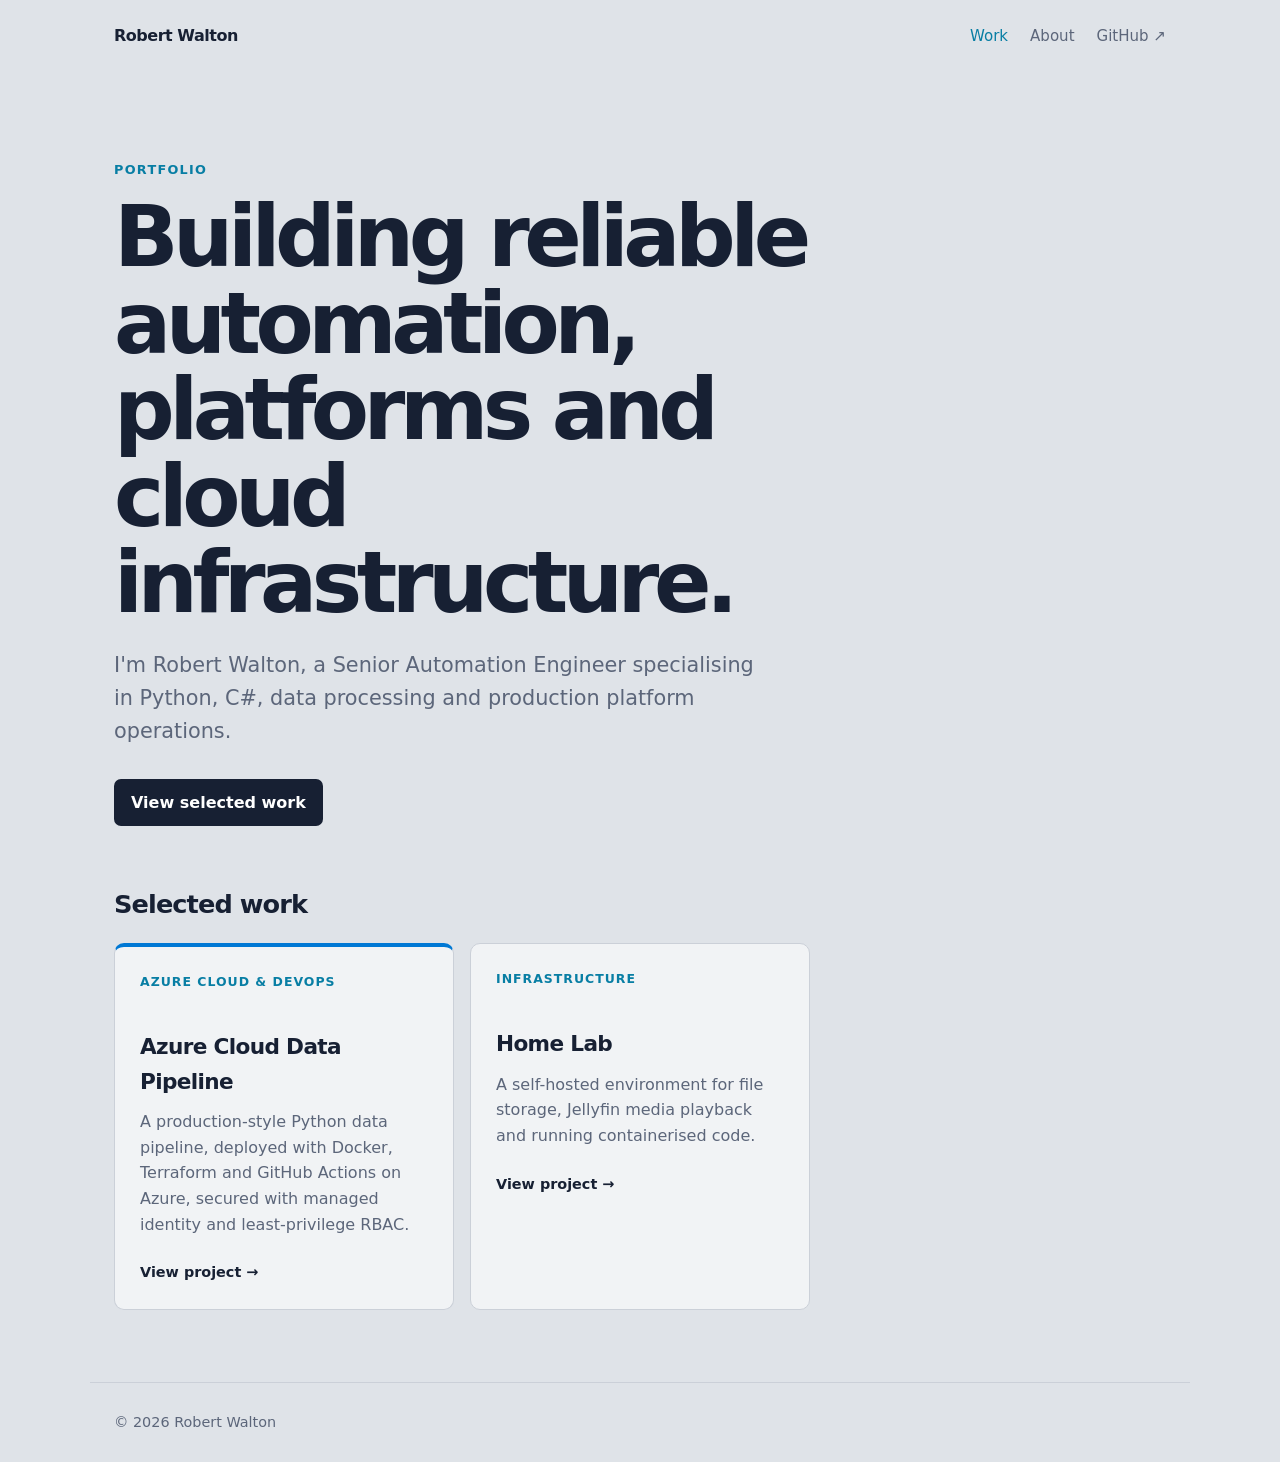
<file: index.html>
<!doctype html>
<html lang="en">
<head>
  <meta charset="utf-8">
  <meta name="viewport" content="width=device-width, initial-scale=1">
  <meta name="description" content="Robert Walton's portfolio: software, security, data and cloud projects.">
  <title>Robert Walton — Portfolio</title>
  <link rel="stylesheet" href="styles.css">
</head>
<body>
  <header class="site-header">
    <a class="brand" href="index.html">Robert Walton</a>
    <nav class="site-nav" aria-label="Primary navigation">
      <a href="#work" aria-current="page">Work</a>
      <a href="about.html">About</a>
      <a href="https://github.com/RobWalton1" target="_blank" rel="noreferrer">GitHub ↗</a>
    </nav>
  </header>
  <main>
    <section class="hero">
      <p class="eyebrow">Portfolio</p>
      <h1>Building reliable automation, platforms and cloud infrastructure.</h1>
      <p class="lead">I'm Robert Walton, a Senior Automation Engineer specialising in Python, C#, data processing and production platform operations.</p>
      <a class="button" href="#work">View selected work</a>
    </section>
    <section class="content" id="work" aria-labelledby="work-title">
      <div class="section-heading"><h2 id="work-title">Selected work</h2></div>
      <div class="project-grid">
        <a class="project-card project-card--azure" href="azure.html">
          <span class="project-type">Azure cloud &amp; DevOps</span>
          <h3>Azure Cloud Data Pipeline</h3>
          <p>A production-style Python data pipeline, deployed with Docker, Terraform and GitHub Actions on Azure, secured with managed identity and least-privilege RBAC.</p>
          <span class="project-link">View project →</span>
        </a>
        <a class="project-card" href="homelab.html">
          <span class="project-type">Infrastructure</span>
          <h3>Home Lab</h3>
          <p>A self-hosted environment for file storage, Jellyfin media playback and running containerised code.</p>
          <span class="project-link">View project →</span>
        </a>
      </div>
    </section>
  </main>
  <footer>© 2026 Robert Walton</footer>
</body>
</html>
</file>
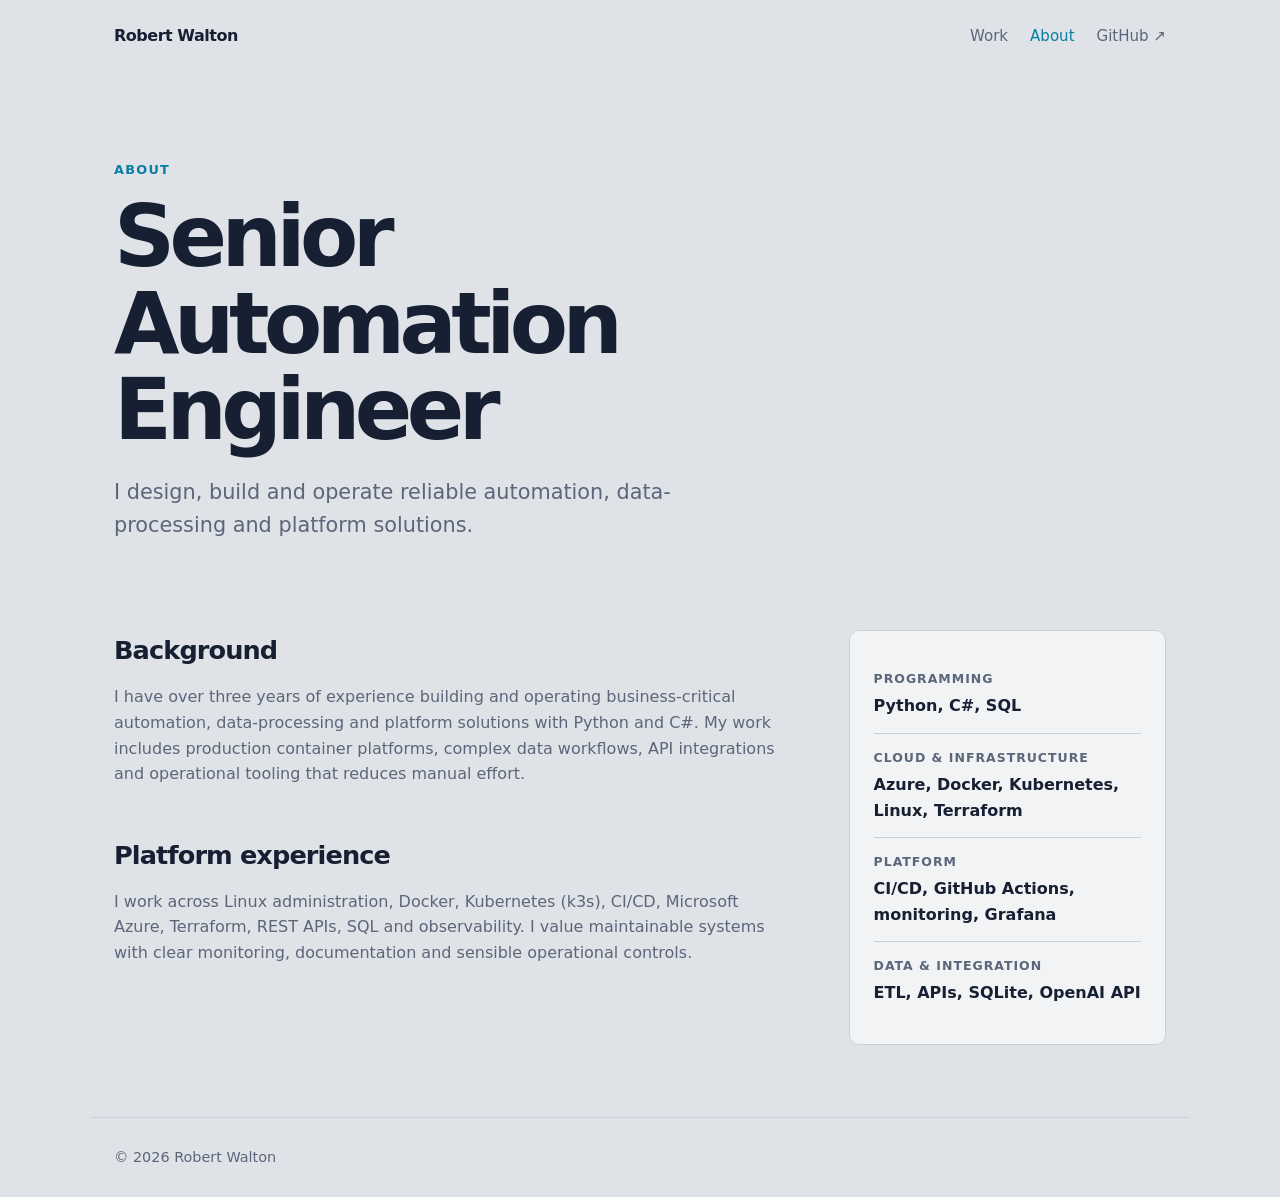
<file: about.html>
<!doctype html>
<html lang="en">
<head>
  <meta charset="utf-8">
  <meta name="viewport" content="width=device-width, initial-scale=1">
  <meta name="description" content="Professional background for Robert Walton, Senior Automation Engineer.">
  <title>About — Robert Walton</title>
  <link rel="stylesheet" href="styles.css">
</head>
<body>
  <header class="site-header">
    <a class="brand" href="index.html">Robert Walton</a>
    <nav class="site-nav" aria-label="Primary navigation">
      <a href="index.html#work">Work</a>
      <a href="about.html" aria-current="page">About</a>
      <a href="https://github.com/RobWalton1" target="_blank" rel="noreferrer">GitHub ↗</a>
    </nav>
  </header>
  <main>
    <section class="page-intro">
      <p class="eyebrow">About</p>
      <h1>Senior Automation Engineer</h1>
      <p class="lead">I design, build and operate reliable automation, data-processing and platform solutions.</p>
    </section>
    <section class="content case-study">
      <div>
        <h2>Background</h2>
        <p>I have over three years of experience building and operating business-critical automation, data-processing and platform solutions with Python and C#. My work includes production container platforms, complex data workflows, API integrations and operational tooling that reduces manual effort.</p>
        <h2>Platform experience</h2>
        <p>I work across Linux administration, Docker, Kubernetes (k3s), CI/CD, Microsoft Azure, Terraform, REST APIs, SQL and observability. I value maintainable systems with clear monitoring, documentation and sensible operational controls.</p>
      </div>
      <aside>
        <dl class="details">
          <div><dt>Programming</dt><dd>Python, C#, SQL</dd></div>
          <div><dt>Cloud & infrastructure</dt><dd>Azure, Docker, Kubernetes, Linux, Terraform</dd></div>
          <div><dt>Platform</dt><dd>CI/CD, GitHub Actions, monitoring, Grafana</dd></div>
          <div><dt>Data & integration</dt><dd>ETL, APIs, SQLite, OpenAI API</dd></div>
        </dl>
      </aside>
    </section>
  </main>
  <footer>© 2026 Robert Walton</footer>
</body>
</html>
</file>
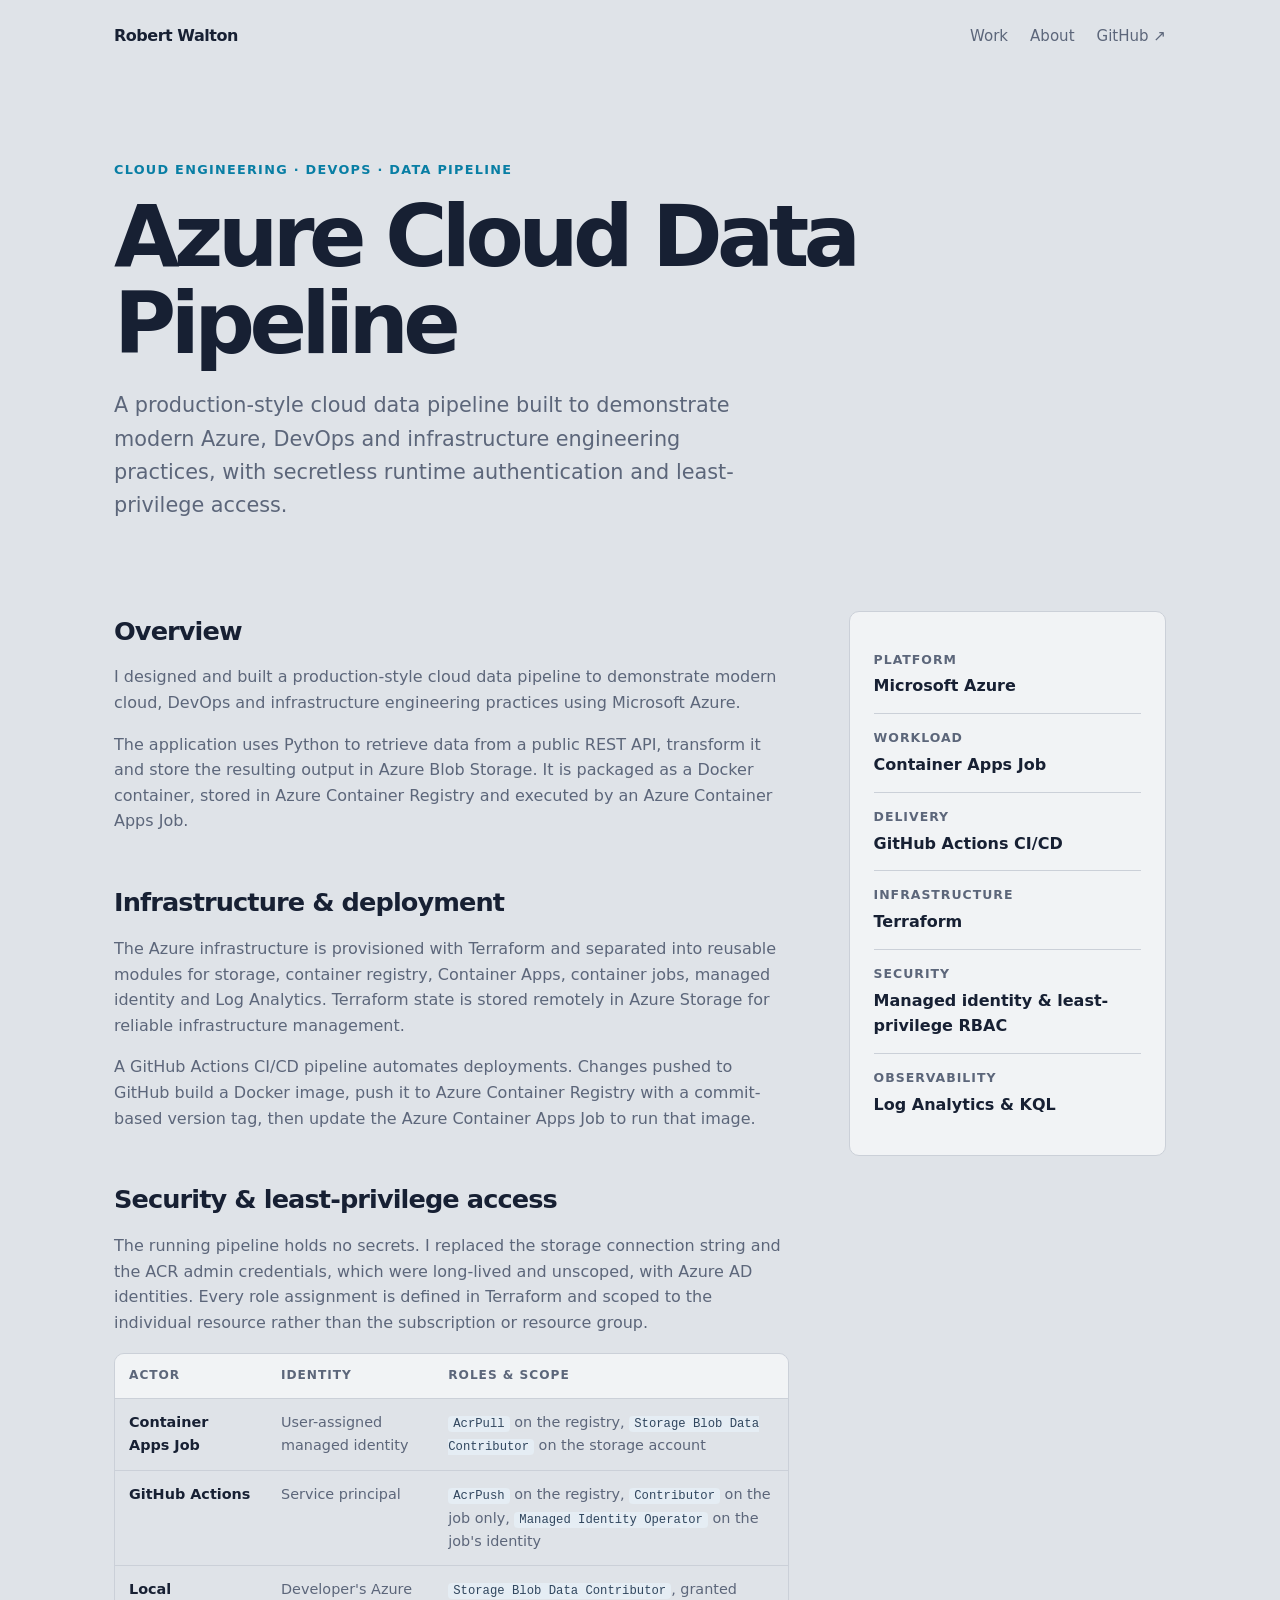
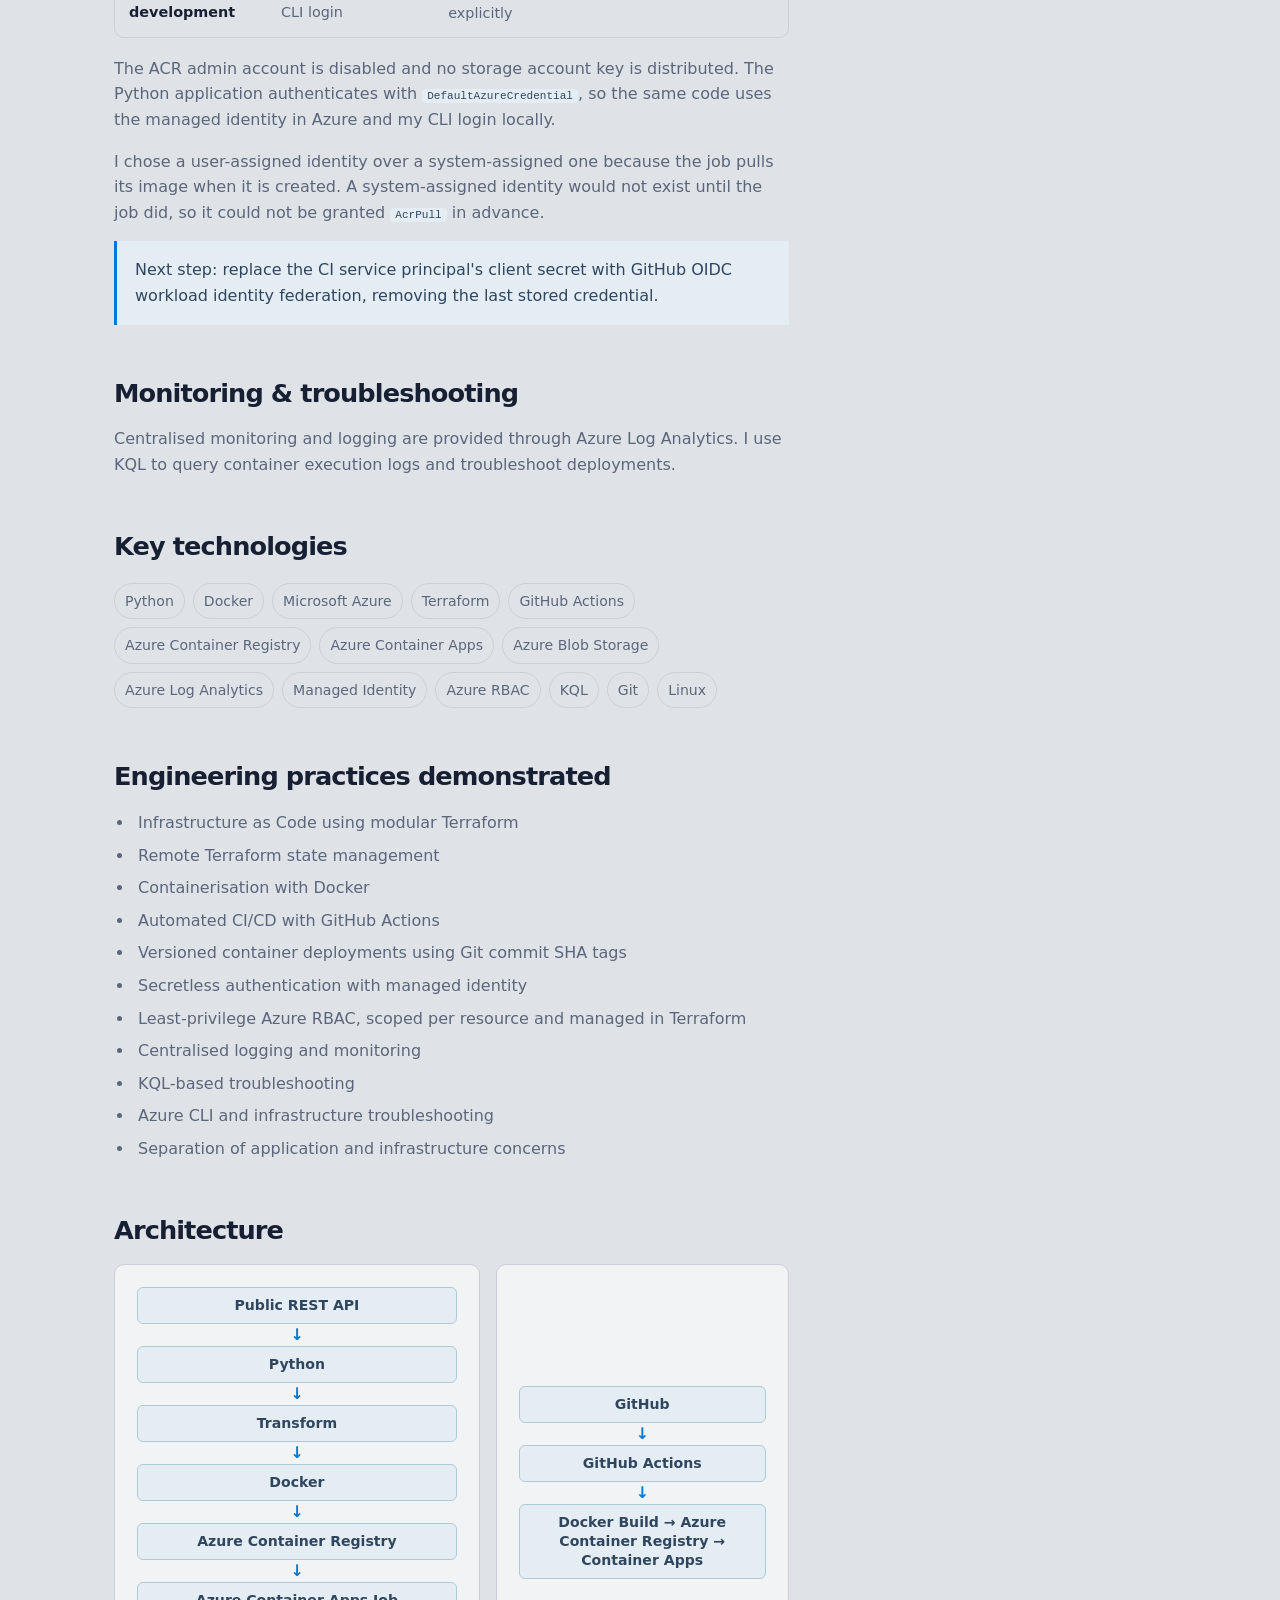
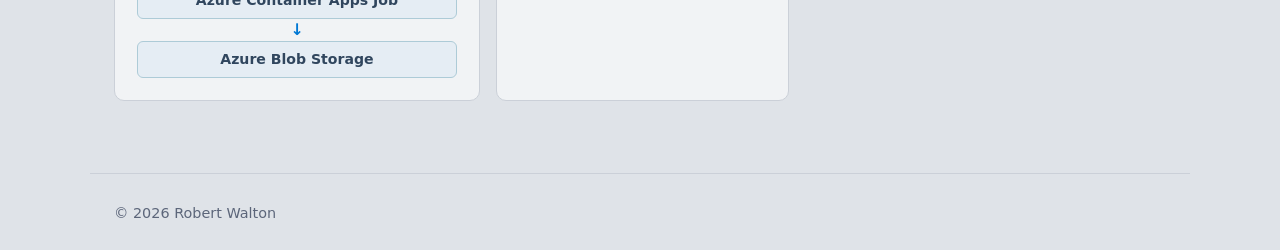
<file: azure.html>
<!doctype html>
<html lang="en">
<head>
  <meta charset="utf-8">
  <meta name="viewport" content="width=device-width, initial-scale=1">
  <meta name="description" content="Azure Cloud Data Pipeline by Robert Walton, built with Python, Docker, Terraform and GitHub Actions, secured with managed identity and least-privilege RBAC.">
  <title>Azure Cloud Data Pipeline — Robert Walton</title>
  <link rel="stylesheet" href="styles.css">
</head>
<body>
  <header class="site-header">
    <a class="brand" href="index.html">Robert Walton</a>
    <nav class="site-nav" aria-label="Primary navigation">
      <a href="index.html#work">Work</a>
      <a href="about.html">About</a>
      <a href="https://github.com/RobWalton1" target="_blank" rel="noreferrer">GitHub ↗</a>
    </nav>
  </header>
  <main>
    <section class="page-intro">
      <p class="eyebrow">Cloud engineering · DevOps · Data pipeline</p>
      <h1>Azure Cloud Data Pipeline</h1>
      <p class="lead">A production-style cloud data pipeline built to demonstrate modern Azure, DevOps and infrastructure engineering practices, with secretless runtime authentication and least-privilege access.</p>
    </section>
    <section class="content case-study">
      <div>
        <h2>Overview</h2>
        <p>I designed and built a production-style cloud data pipeline to demonstrate modern cloud, DevOps and infrastructure engineering practices using Microsoft Azure.</p>
        <p>The application uses Python to retrieve data from a public REST API, transform it and store the resulting output in Azure Blob Storage. It is packaged as a Docker container, stored in Azure Container Registry and executed by an Azure Container Apps Job.</p>
        <h2>Infrastructure &amp; deployment</h2>
        <p>The Azure infrastructure is provisioned with Terraform and separated into reusable modules for storage, container registry, Container Apps, container jobs, managed identity and Log Analytics. Terraform state is stored remotely in Azure Storage for reliable infrastructure management.</p>
        <p>A GitHub Actions CI/CD pipeline automates deployments. Changes pushed to GitHub build a Docker image, push it to Azure Container Registry with a commit-based version tag, then update the Azure Container Apps Job to run that image.</p>
        <h2>Security &amp; least-privilege access</h2>
        <p>The running pipeline holds no secrets. I replaced the storage connection string and the ACR admin credentials, which were long-lived and unscoped, with Azure AD identities. Every role assignment is defined in Terraform and scoped to the individual resource rather than the subscription or resource group.</p>
        <div class="table-wrap">
          <table class="access-table">
            <thead><tr><th scope="col">Actor</th><th scope="col">Identity</th><th scope="col">Roles &amp; scope</th></tr></thead>
            <tbody>
              <tr><td>Container Apps Job</td><td>User-assigned managed identity</td><td><code>AcrPull</code> on the registry, <code>Storage Blob Data Contributor</code> on the storage account</td></tr>
              <tr><td>GitHub Actions</td><td>Service principal</td><td><code>AcrPush</code> on the registry, <code>Contributor</code> on the job only, <code>Managed Identity Operator</code> on the job's identity</td></tr>
              <tr><td>Local development</td><td>Developer's Azure CLI login</td><td><code>Storage Blob Data Contributor</code>, granted explicitly</td></tr>
            </tbody>
          </table>
        </div>
        <p>The ACR admin account is disabled and no storage account key is distributed. The Python application authenticates with <code>DefaultAzureCredential</code>, so the same code uses the managed identity in Azure and my CLI login locally.</p>
        <p>I chose a user-assigned identity over a system-assigned one because the job pulls its image when it is created. A system-assigned identity would not exist until the job did, so it could not be granted <code>AcrPull</code> in advance.</p>
        <p class="note">Next step: replace the CI service principal's client secret with GitHub OIDC workload identity federation, removing the last stored credential.</p>
        <h2>Monitoring &amp; troubleshooting</h2>
        <p>Centralised monitoring and logging are provided through Azure Log Analytics. I use KQL to query container execution logs and troubleshoot deployments.</p>
        <h2>Key technologies</h2>
        <ul class="tags" aria-label="Key technologies">
          <li>Python</li><li>Docker</li><li>Microsoft Azure</li><li>Terraform</li><li>GitHub Actions</li><li>Azure Container Registry</li><li>Azure Container Apps</li><li>Azure Blob Storage</li><li>Azure Log Analytics</li><li>Managed Identity</li><li>Azure RBAC</li><li>KQL</li><li>Git</li><li>Linux</li>
        </ul>
        <h2>Engineering practices demonstrated</h2>
        <ul class="practice-list">
          <li>Infrastructure as Code using modular Terraform</li>
          <li>Remote Terraform state management</li>
          <li>Containerisation with Docker</li>
          <li>Automated CI/CD with GitHub Actions</li>
          <li>Versioned container deployments using Git commit SHA tags</li>
          <li>Secretless authentication with managed identity</li>
          <li>Least-privilege Azure RBAC, scoped per resource and managed in Terraform</li>
          <li>Centralised logging and monitoring</li>
          <li>KQL-based troubleshooting</li>
          <li>Azure CLI and infrastructure troubleshooting</li>
          <li>Separation of application and infrastructure concerns</li>
        </ul>
        <h2>Architecture</h2>
        <div class="architecture" aria-label="Data flow: Public REST API, Python transformation, Docker, Azure Container Registry, Azure Container Apps Job, then Azure Blob Storage. Deployment flow: GitHub, GitHub Actions, Docker build, Azure Container Registry, then Azure Container Apps.">
          <div class="architecture-flow">
            <span>Public REST API</span><b aria-hidden="true">↓</b><span>Python</span><b aria-hidden="true">↓</b><span>Transform</span><b aria-hidden="true">↓</b><span>Docker</span><b aria-hidden="true">↓</b><span>Azure Container Registry</span><b aria-hidden="true">↓</b><span>Azure Container Apps Job</span><b aria-hidden="true">↓</b><span>Azure Blob Storage</span>
          </div>
          <div class="architecture-flow architecture-flow--deployment">
            <span>GitHub</span><b aria-hidden="true">↓</b><span>GitHub Actions</span><b aria-hidden="true">↓</b><span>Docker Build → Azure Container Registry → Container Apps</span>
          </div>
        </div>
      </div>
      <aside>
        <dl class="details">
          <div><dt>Platform</dt><dd>Microsoft Azure</dd></div>
          <div><dt>Workload</dt><dd>Container Apps Job</dd></div>
          <div><dt>Delivery</dt><dd>GitHub Actions CI/CD</dd></div>
          <div><dt>Infrastructure</dt><dd>Terraform</dd></div>
          <div><dt>Security</dt><dd>Managed identity &amp; least-privilege RBAC</dd></div>
          <div><dt>Observability</dt><dd>Log Analytics &amp; KQL</dd></div>
        </dl>
      </aside>
    </section>
  </main>
  <footer>© 2026 Robert Walton</footer>
</body>
</html>
</file>
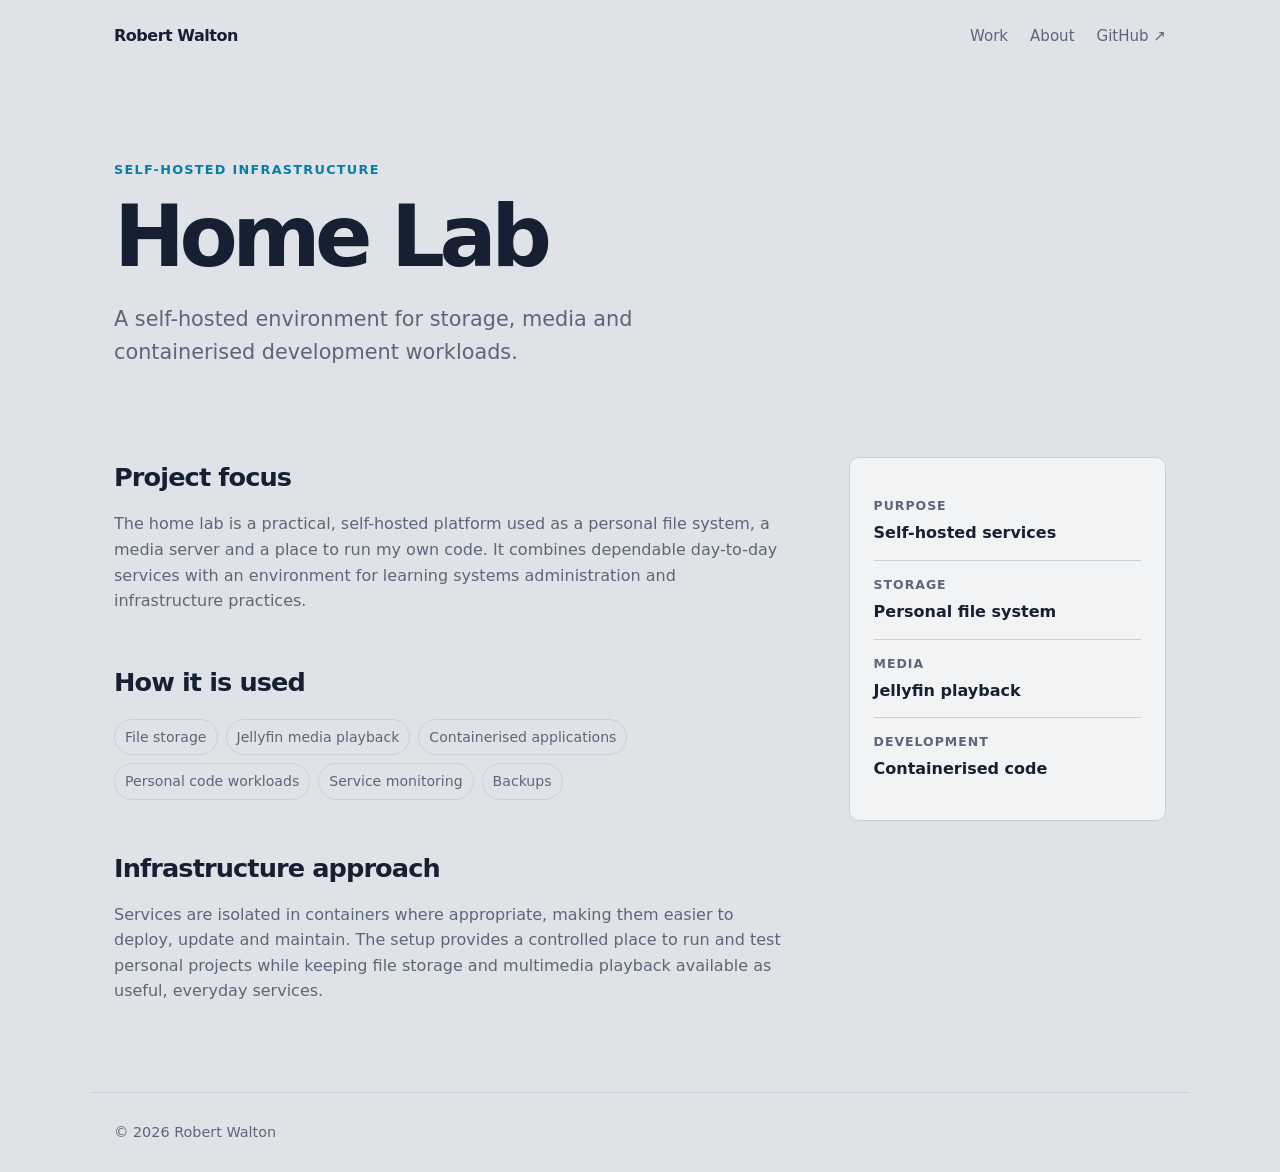
<file: homelab.html>
<!doctype html>
<html lang="en">
<head>
  <meta charset="utf-8">
  <meta name="viewport" content="width=device-width, initial-scale=1">
  <meta name="description" content="Home lab infrastructure by Robert Walton.">
  <title>Home Lab — Robert Walton</title>
  <link rel="stylesheet" href="styles.css">
</head>
<body>
  <header class="site-header">
    <a class="brand" href="index.html">Robert Walton</a>
    <nav class="site-nav" aria-label="Primary navigation">
      <a href="index.html#work">Work</a>
      <a href="about.html">About</a>
      <a href="https://github.com/RobWalton1" target="_blank" rel="noreferrer">GitHub ↗</a>
    </nav>
  </header>
  <main>
    <section class="page-intro">
      <p class="eyebrow">Self-hosted infrastructure</p>
      <h1>Home Lab</h1>
      <p class="lead">A self-hosted environment for storage, media and containerised development workloads.</p>
    </section>
    <section class="content case-study">
      <div>
        <h2>Project focus</h2>
        <p>The home lab is a practical, self-hosted platform used as a personal file system, a media server and a place to run my own code. It combines dependable day-to-day services with an environment for learning systems administration and infrastructure practices.</p>
        <h2>How it is used</h2>
        <ul class="tags" aria-label="Home lab uses">
          <li>File storage</li><li>Jellyfin media playback</li><li>Containerised applications</li><li>Personal code workloads</li><li>Service monitoring</li><li>Backups</li>
        </ul>
        <h2>Infrastructure approach</h2>
        <p>Services are isolated in containers where appropriate, making them easier to deploy, update and maintain. The setup provides a controlled place to run and test personal projects while keeping file storage and multimedia playback available as useful, everyday services.</p>
      </div>
      <aside>
        <dl class="details">
          <div><dt>Purpose</dt><dd>Self-hosted services</dd></div>
          <div><dt>Storage</dt><dd>Personal file system</dd></div>
          <div><dt>Media</dt><dd>Jellyfin playback</dd></div>
          <div><dt>Development</dt><dd>Containerised code</dd></div>
        </dl>
      </aside>
    </section>
  </main>
  <footer>© 2026 Robert Walton</footer>
</body>
</html>
</file>
<file: styles.css>
:root {
  --ink: #172033;
  --muted: #5c667a;
  --line: #cbd0d8;
  --surface: #f1f3f5;
  --canvas: #dfe3e8;
  --accent: #087ea4;
  --accent-dark: #05627f;
  --azure: #0078d4;
}

* { box-sizing: border-box; }
html { scroll-behavior: smooth; }
body { margin: 0; color: var(--ink); background: var(--canvas); font-family: Inter, ui-sans-serif, system-ui, -apple-system, BlinkMacSystemFont, "Segoe UI", sans-serif; line-height: 1.6; }
a { color: inherit; }
.site-header { max-width: 1100px; min-height: 72px; margin: auto; padding: 0 24px; display: flex; align-items: center; justify-content: space-between; gap: 24px; }
.brand { font-weight: 750; letter-spacing: -.03em; text-decoration: none; }
.site-nav { display: flex; align-items: center; gap: 22px; }
.site-nav a { color: var(--muted); text-decoration: none; font-size: .94rem; }
.site-nav a:hover, .site-nav a[aria-current="page"] { color: var(--accent); }
.hero, .page-intro { max-width: 1100px; margin: auto; padding: 88px 24px 58px; }
.eyebrow { margin: 0 0 14px; color: var(--accent); font-size: .8rem; font-weight: 750; letter-spacing: .1em; text-transform: uppercase; }
h1, h2, h3, p { margin-top: 0; }
h1 { max-width: 800px; margin-bottom: 22px; font-size: clamp(2.6rem, 7vw, 5.3rem); line-height: 1.02; letter-spacing: -.065em; }
.lead { max-width: 640px; margin-bottom: 30px; color: var(--muted); font-size: clamp(1.1rem, 2vw, 1.3rem); }
.button { display: inline-block; padding: 11px 17px; border-radius: 7px; background: var(--ink); color: white; font-weight: 650; text-decoration: none; }
.button:hover { background: var(--accent-dark); }
.content { max-width: 1100px; margin: auto; padding: 0 24px 72px; }
.section-heading { display: flex; justify-content: space-between; align-items: baseline; margin-bottom: 18px; }
h2 { margin-bottom: 0; font-size: 1.6rem; letter-spacing: -.035em; }
.project-grid { display: grid; grid-template-columns: repeat(3, 1fr); gap: 16px; }
.project-card { min-height: 260px; padding: 25px; border: 1px solid var(--line); border-radius: 10px; background: var(--surface); text-decoration: none; transition: transform .18s ease, border-color .18s ease, box-shadow .18s ease; }
.project-card:hover { transform: translateY(-3px); border-color: #adcbd7; box-shadow: 0 12px 30px rgba(23, 32, 51, .08); }
.project-card--azure { border-top: 4px solid var(--azure); }
.project-type { display: block; margin-bottom: 38px; color: var(--accent); font-size: .78rem; font-weight: 750; letter-spacing: .08em; text-transform: uppercase; }
.project-card h3 { margin-bottom: 10px; font-size: 1.35rem; letter-spacing: -.03em; }
.project-card p { color: var(--muted); }
.project-link { display: block; margin-top: 24px; font-size: .9rem; font-weight: 700; }
.case-study { display: grid; grid-template-columns: minmax(0, 1.7fr) minmax(230px, .8fr); gap: 60px; }
.case-study h2 { margin: 48px 0 13px; }
.case-study h2:first-child { margin-top: 0; }
.case-study p { color: var(--muted); }
.details { margin: 0; padding: 24px; border-radius: 10px; background: var(--surface); border: 1px solid var(--line); }
.details div { padding: 14px 0; border-bottom: 1px solid var(--line); }
.details div:last-child { border-bottom: 0; }
.details dt { color: var(--muted); font-size: .78rem; font-weight: 700; letter-spacing: .08em; text-transform: uppercase; }
.details dd { margin: 4px 0 0; font-weight: 650; }
.tags { display: flex; flex-wrap: wrap; gap: 8px; padding: 0; list-style: none; }
.tags li { padding: 6px 10px; border: 1px solid var(--line); border-radius: 999px; color: var(--muted); font-size: .88rem; }
.practice-list { margin: 0; padding-left: 20px; color: var(--muted); }
.practice-list li { margin: 7px 0; padding-left: 4px; }
.architecture { display: grid; grid-template-columns: minmax(0, 1fr) minmax(0, .8fr); gap: 16px; }
.architecture-flow { display: flex; flex-direction: column; align-items: center; padding: 22px; border: 1px solid var(--line); border-radius: 10px; background: var(--surface); text-align: center; }
.architecture-flow span { width: 100%; padding: 8px 12px; border: 1px solid #adcbd7; border-radius: 6px; background: #e5edf4; color: #30465e; font-size: .88rem; font-weight: 700; line-height: 1.35; }
.architecture-flow b { margin: 3px 0; color: var(--azure); line-height: 1; }
.architecture-flow--deployment { justify-content: center; }
.table-wrap { overflow-x: auto; margin: 18px 0; border: 1px solid var(--line); border-radius: 10px; }
.access-table { width: 100%; min-width: 520px; border-collapse: collapse; font-size: .9rem; }
.access-table th, .access-table td { padding: 12px 14px; border-bottom: 1px solid var(--line); text-align: left; vertical-align: top; }
.access-table th { background: var(--surface); color: var(--muted); font-size: .76rem; letter-spacing: .08em; text-transform: uppercase; }
.access-table tr:last-child td { border-bottom: 0; }
.access-table td { color: var(--muted); }
.access-table td:first-child { color: var(--ink); font-weight: 650; }
.case-study code { padding: 1px 5px; border-radius: 4px; background: #e5edf4; color: #30465e; font-size: .85em; }
.note { padding: 16px 18px; border-left: 3px solid var(--azure); background: #e5edf4; color: #30465e !important; }
footer { max-width: 1100px; margin: auto; padding: 28px 24px; border-top: 1px solid var(--line); color: var(--muted); font-size: .9rem; }
@media (max-width: 720px) { .site-header { min-height: 64px; padding: 0 18px; } .site-nav { gap: 14px; } .hero, .page-intro { padding: 60px 18px 42px; } .content { padding: 0 18px 52px; } .project-grid, .case-study, .architecture { grid-template-columns: 1fr; } .case-study { gap: 28px; } .details { grid-row: 1; } }
</file>
